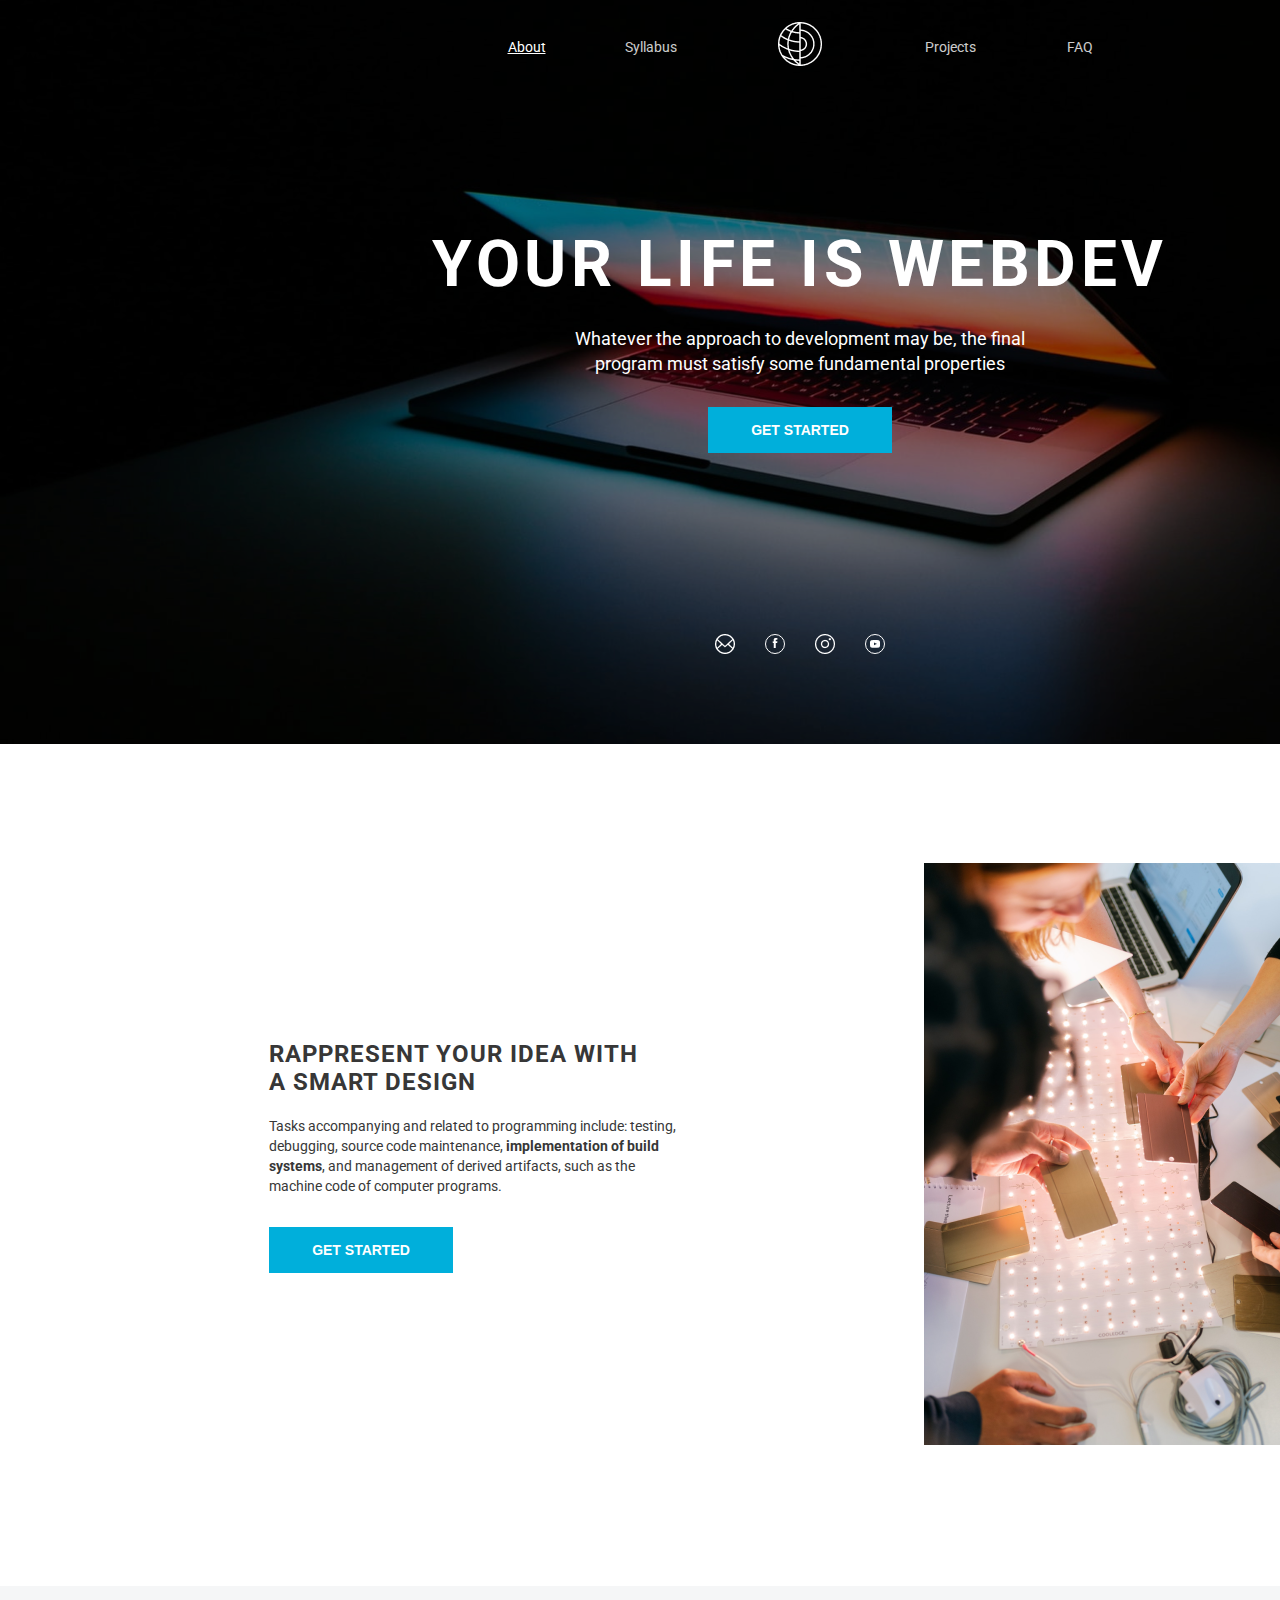
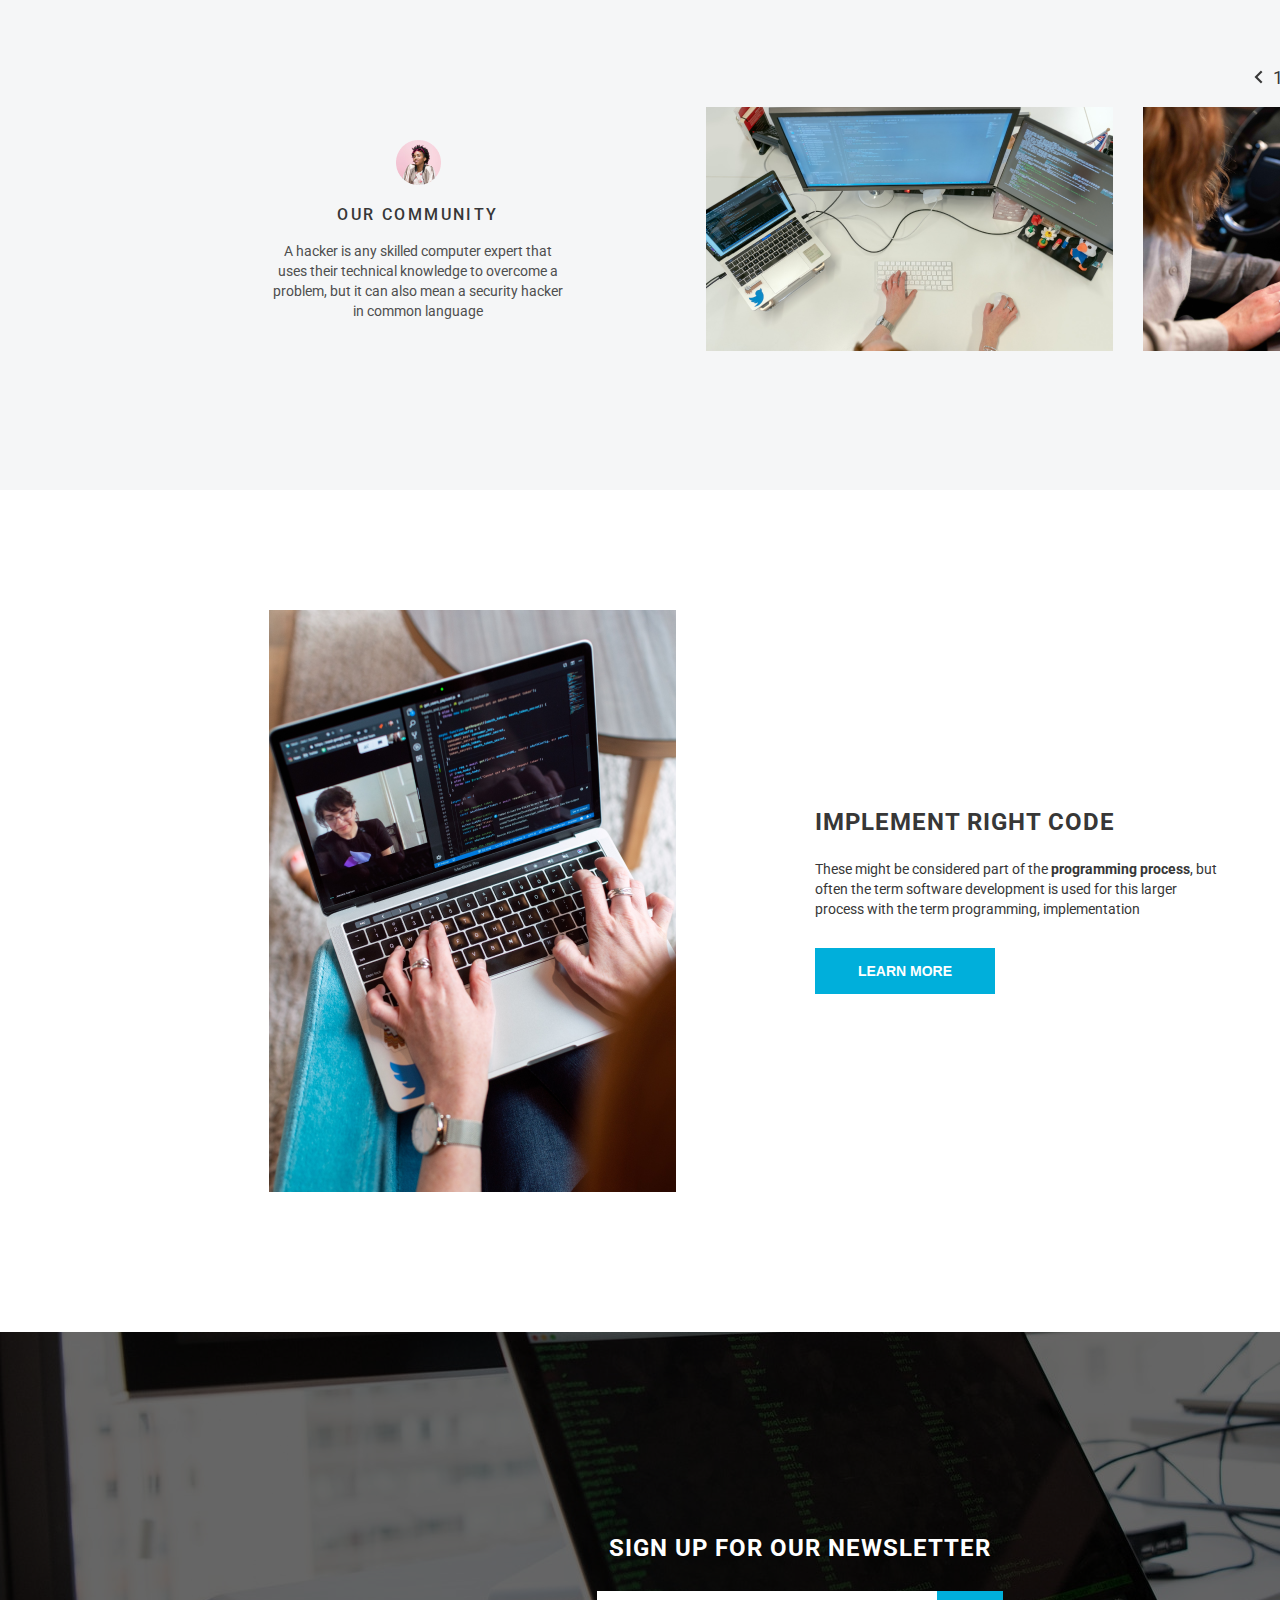
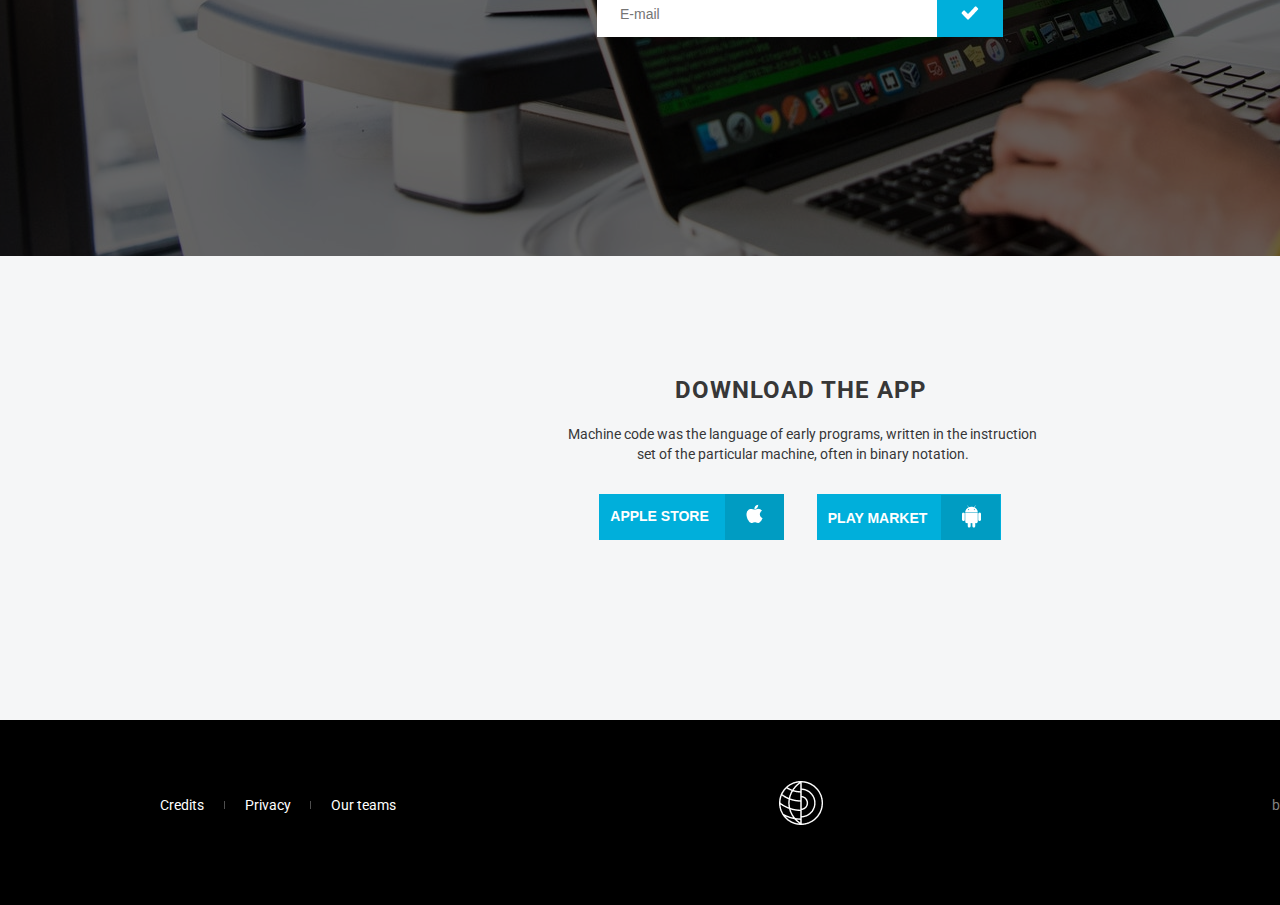
<file: webdev/index.html>
<!DOCTYPE html>
<html lang="en">

<head>
    <meta charset="UTF-8">
    <meta name="viewport" content="width=device-width, initial-scale=1.0">
    <title>Webdev</title>
    <link rel="stylesheet" href="style.css">
    <link href="https://fonts.googleapis.com/css2?family=Roboto&display=swap" rel="stylesheet">
</head>

<body>
    <div class="content-wrapper">
        <div class="background-block_theme_first">
            <header class="header">
                <div class="menu header__menu">
                    <div class="menu__menu-item menu__menu-item_active">About</div>
                    <div class="menu__menu-item">Syllabus</div>
                    <div class="menu__menu-item menu__logo">
                        <img src="./assets/logo.png" alt="logo">
                    </div>
                    <div class="menu__menu-item">Projects</div>
                    <div class="menu__menu-item">FAQ</div>
                </div>
            </header>
            <div class="your-life">
                <h1 class="your-life__h1">Your life is webdev</h1>
                <p class="your-life__p">Whatever the approach to development may be, the final program must satisfy some
                    fundamental properties</p>
                <button class="default-button your-life__default-button">Get started</button>
                <div class="links">
                    <div class="links__link-item">
                        <img src="./assets/mail.png" alt="mail-icon">
                    </div>
                    <div class="links__link-item">
                        <img src="./assets/facebook.png" alt="facebook-icon">
                    </div>
                    <div class="links__link-item">
                        <img src="./assets/insta.png" alt="insta-icon">
                    </div>
                    <div class="links__link-item">
                        <img src="./assets/youtube.png" alt="youtube-icon">
                    </div>
                </div>
            </div>
        </div>
        <div class="rappresent">
            <div class="phrase-with-btn">
                <h2 class="phrase-with-btn__h2">Rappresent your idea with a smart design</h2>
                <p class="phrase-with-btn__p">Tasks accompanying and related to programming include: testing, debugging,
                    source code maintenance, <strong>implementation of build systems</strong>, and management of derived
                    artifacts, such
                    as the machine code of computer programs.</p>
                <button class="default-button rappresent__default-button">Get started</button>
            </div>
            <div class="content-image">
                <img src="./assets/content-image-1.png" alt="content-image-1">
            </div>
        </div>
        <div class="our-community">
            <div class="our-community__description">
                <img src="./assets/community-icon.png" alt="community-icon" class="our-community__icon">
                <h3 class="our-community__h3">Our community</h3>
                <p class="our-community__p">A hacker is any skilled computer expert that uses their technical knowledge
                    to overcome a problem, but it can also mean a security hacker in common language</p>
            </div>
            <div class="our-community__photos-block">
                <div class="our-community__arrows">
                    <img class="our-community__arrow-item" src="./assets/arrow-to-left.png" alt="arrow-to-left">
                    <span class="our-community__arrow-item">1</span>
                    <span class="our-community__arrow-item">/</span>
                    <span class="our-community__arrow-item">5</span>
                    <img class="our-community__arrow-item" src="./assets/arrow-to-right.png" alt="arrow-to-right">
                </div>
                <div class="our-community__photos">
                    <img src="./assets/slider-image-1.png" alt="slider-image-1">
                    <img src="./assets/slider-image-2.png" alt="slider-image-2">
                    <img src="./assets/slider-image-3.png" alt="slider-image-3">
                </div>
            </div>
        </div>
        <div class="implement">
            <div class="content-image">
                <img src="./assets/content-image-2.png" alt="content-image-2">
            </div>
            <div class="phrase-with-btn">
                <h2 class="phrase-with-btn__h2">Implement right Code</h2>
                <p class="phrase-with-btn__p">These might be considered part of the <strong>programming
                        process</strong>, but often the term software development is used for this larger process with
                    the term programming, implementation</p>
                <button class="default-button implement__default-button">Learn more</button>
            </div>
        </div>
        <div class="background-block_theme_second">
            <div class="subscribe">
                <h2 class="subscribe__h2">Sign up for our newsletter</h2>
                <div class="subscribe__form">
                    <input type="email" name="email" id="email" placeholder="E-mail">
                    <button class="check-button">
                        <img src="./assets/fa-check.png" alt="check">
                    </button>
                </div>
            </div>
        </div>
        <div class="download">
            <div class="download__content">
                <h2 class="download__h2">Download the app</h2>
                <p class="download__p">Machine code was the language of early programs, written in the instruction set
                    of
                    the particular machine, often in binary notation.</p>
                <button class="default-button download__default-button apple-button"><span class="apple">Apple store</span>
                    <div class="apple-button__logo">
                        <img src="./assets/apple-icon.png" alt="apple">
                    </div>
                </button>
                <button class="default-button download__default-button"><span> Play market</span>
                    <div class="android-button__logo">
                        <img src="./assets/android-icon.png" alt="android-icon">
                    </div>
                </button>
            </div>
        </div>
        <footer class="footer">
            <div class="footer__menu">
                <div class="footer__menu-item">Credits</div>
                <div class="footer__menu-separator"></div>
                <div class="footer__menu-item">Privacy</div>
                <div class="footer__menu-separator"></div>
                <div class="footer__menu-item">Our teams</div>
            </div>
            <div class="footer__logo">
                <img src="./assets/logo.png" alt="logo">
            </div>
            <div class="footer__text">by TonYem for RSS at 2020</div>
        </footer>
    </div>
</body>

</html>
</file>
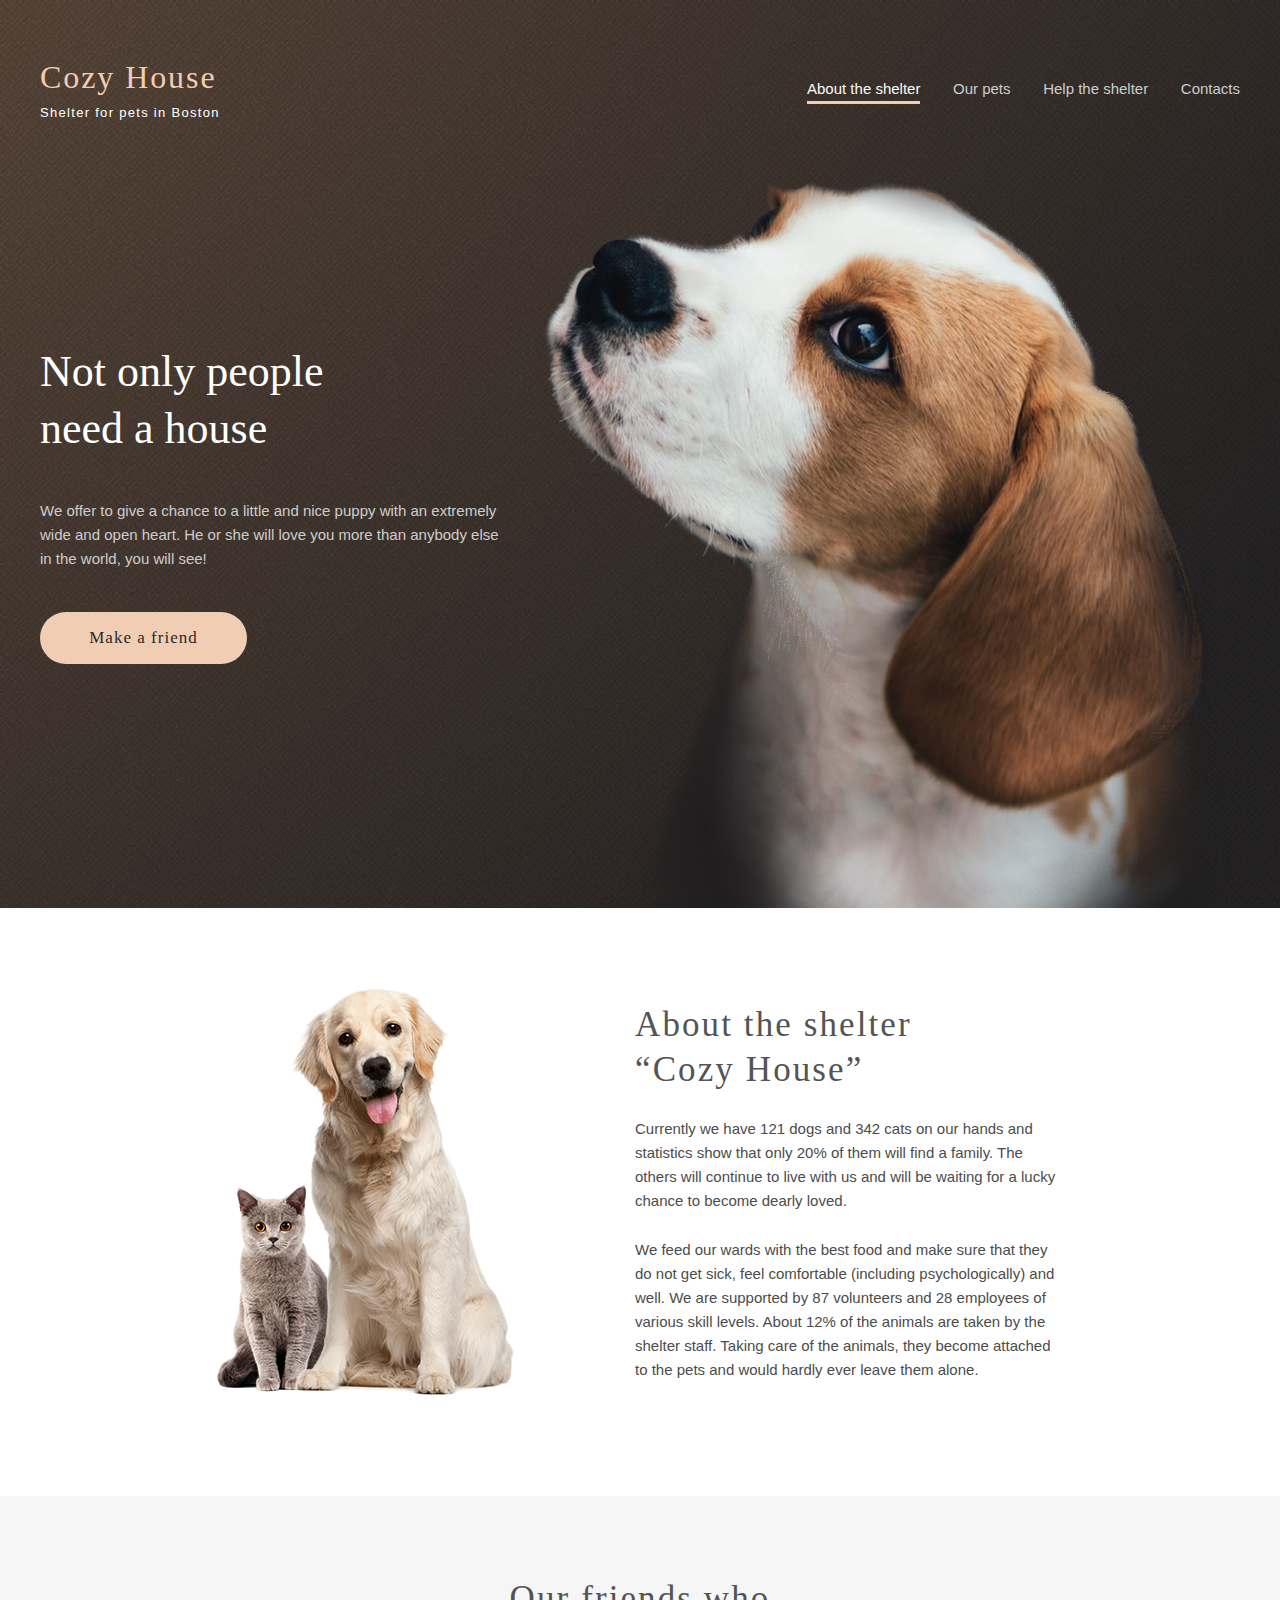
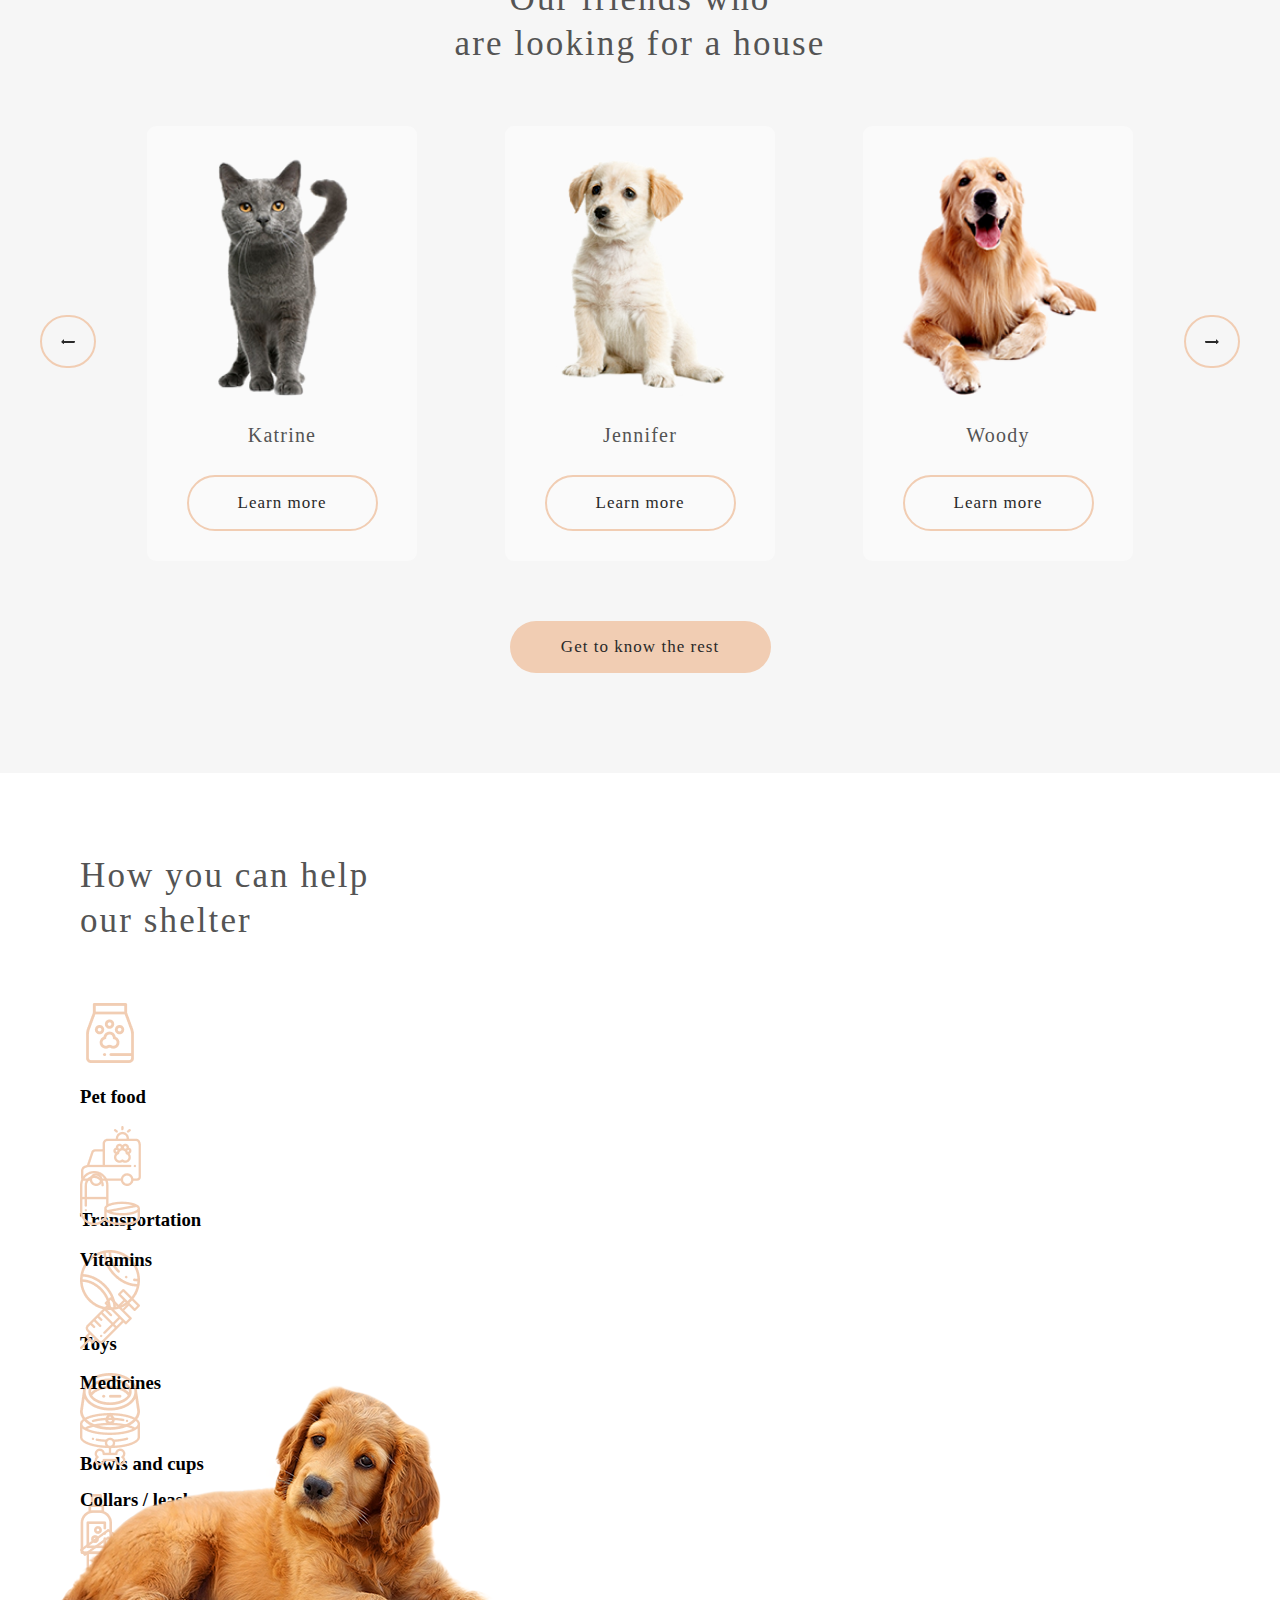
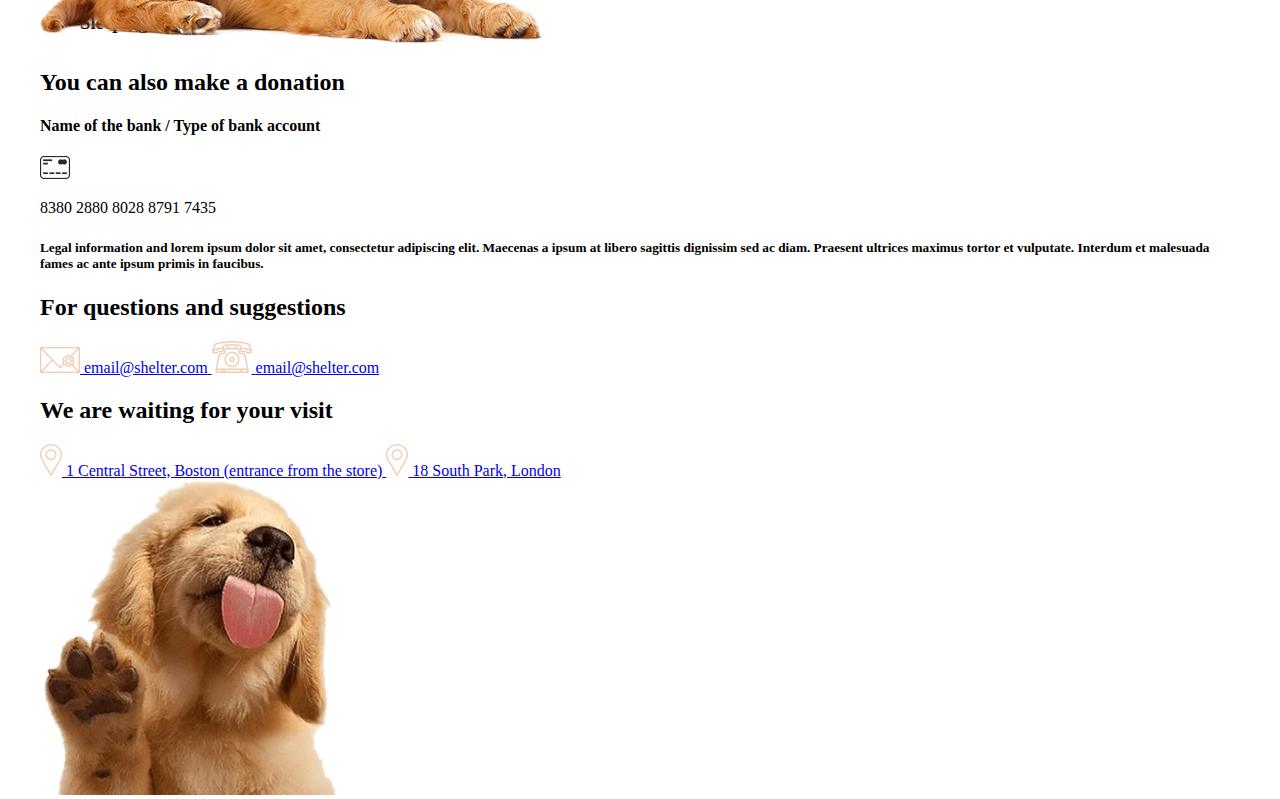
<file: shelter/pages/main/index.html>
<!DOCTYPE html>
<html lang="en">

<head>
    <meta charset="UTF-8">
    <meta name="viewport" content="width=device-width, initial-scale=1.0">
    <title>Main page</title>
    <link rel="stylesheet" href="./styles.css">
</head>

<body>
    <div class="background-wrapper">
        <div class="content-wrapper">
            <header class="header">
                <div class="header__logo">
                    <h1 class="header__h1">Cozy House</h1>
                    <p class="header__p">Shelter for pets in Boston</p>
                </div>
                <nav class="header__menu">
                    <a href="#" class="header__a header__a_active">About the shelter</a>
                    <a href="#" class="header__a">Our pets</a>
                    <a href="#" class="header__a">Help the shelter</a>
                    <a href="#" class="header__a">Contacts</a>
                </nav>
            </header>
            <div class="not-only-block">
                <div class="not-only-block__text-block">
                    <div class="not-only-block__h2">Not only people need a house</div>
                    <div class="not-only-block__p">We offer to give a chance to a little and nice puppy with an
                        extremely wide and open heart. He or she will love you more than anybody else in the world, you
                        will see!</div>
                    <a href="#" class="not-only-block__a">Make a friend</a>
                </div>
                <img src="../../assets/images/start-screen-puppy.png" alt="dog-picture"
                    class="not-only-block__dog-picture">
            </div>
        </div>
    </div>
    <div class="background-wrapper">
        <div class="content-wrapper">
            <div class="about-block">
                <img src="../../assets/images/about-pets.png" alt="about-pets" class="about-block__img">
                <div class="about-block__text-block">
                    <h2 class="about-block__h2">About the shelter “Cozy House”</h2>
                    <p class="about-block__p">Currently we have 121 dogs and 342 cats on our hands and statistics show
                        that only 20% of them will find a family. The others will continue to live with us and will be
                        waiting for a lucky chance to become dearly loved.</p>
                    <p class="about-block__p">We feed our wards with the best food and make sure that they do not get
                        sick, feel comfortable (including psychologically) and well. We are supported by 87 volunteers
                        and 28 employees of various skill levels. About 12% of the animals are taken by the shelter
                        staff. Taking care of the animals, they become attached to the pets and would hardly ever leave
                        them alone.</p>
                </div>
            </div>
        </div>
    </div>
    <div class="background-wrapper">
        <div class="content-wrapper">
            <div class="our-friends-block">
                <h2 class="our-friends-block__h2">Our friends who<br>
                    are looking for a house</h2>
                <div class="pet-cards">
                    <a href="#"><img src="../../assets/icons/arrow-left-icon.png" alt="arrow-left-icon"
                            class="our-friends-block__arrow-left"></a>
                    <div class="pet-card">
                        <div class="pet-card__img"><img src="../../assets/images/katrine-photo.png" alt="katrine-photo">
                        </div>
                        <h3 class="pet-card__h3">Katrine</h3>
                        <a href="#" class="pet-card__a">Learn more</a>
                    </div>
                    <div class="pet-card">
                        <div class="pet-card__img"><img src="../../assets/images/jennifer-photo.png"
                                alt="jennifer-photo">
                        </div>
                        <h3 class="pet-card__h3">Jennifer</h3>
                        <a href="#" class="pet-card__a">Learn more</a>
                    </div>
                    <div class="pet-card">
                        <div class="pet-card__img"><img src="../../assets/images/woody-photo.png" alt="woody-photo">
                        </div>
                        <h3 class="pet-card__h3">Woody</h3>
                        <a href="#" class="pet-card__a">Learn more</a>
                    </div>
                    <a href="#"><img src="../../assets/icons/arrow-right-icon.png" alt="arrow-right-icon"
                            class="our-friends-block__arrow-right"></a>
                </div>
                <a href="#" class="our-friends-block__a">Get to know the rest</a>
            </div>
        </div>
    </div>
    </div>
    <div class="background-wrapper">
        <div class="content-wrapper">
            <div class="help-block">
                <h2 class="help-block__h2">How you can help our shelter</h2>
                <div class="help-list">
                    <div class="help-list__row_first">
                        <div class="help-list__item">
                            <img src="../../assets/icons/icon-pet-food.png" alt="icon-pet-food" class="help-list__icon">
                            <h3 class="help-list__h3">Pet food</h3>
                        </div>
                        <div class="help-list__item">
                            <img src="../../assets/icons/transportation.png" alt="transportation"
                                class="help-list__icon">
                            <h3 class="help-list__h3">Transportation</h3>
                        </div>
                        <div class="help-list__item">
                            <img src="../../assets/icons/toys.png" alt="toys" class="help-list__icon">
                            <h3 class="help-list__h3">Toys</h3>
                        </div>
                        <div class="help-list__item">
                            <img src="../../assets/icons/bowls-and-cups.png" alt="bowls-and-cups"
                                class="help-list__icon">
                            <h3 class="help-list__h3">Bowls and cups</h3>
                        </div>
                        <div class="help-list__item">
                            <img src="../../assets/icons/shampoos.png" alt="shampoos" class="help-list__icon">
                            <h3 class="help-list__h3">Shampoos</h3>
                        </div>
                    </div>
                    <div class="help-list__row_second">
                        <div class="help-list__item">
                            <img src="../../assets/icons/vitamins.png" alt="vitamins" class="help-list__icon">
                            <h3 class="help-list__h3">Vitamins</h3>
                        </div>
                        <div class="help-list__item">
                            <img src="../../assets/icons/medicines.png" alt="medicines" class="help-list__icon">
                            <h3 class="help-list__h3">Medicines</h3>
                        </div>
                        <div class="help-list__item">
                            <img src="../../assets/icons/collars-or-leashes.png" alt="collars-or-leashes"
                                class="help-list__icon">
                            <h3 class="help-list__h3">Collars / leashes</h3>
                        </div>
                        <div class="help-list__item">
                            <img src="../../assets/icons/sleeping-area.png" alt="sleeping-area" class="help-list__icon">
                            <h3 class="help-list__h3">Sleeping areas</h3>
                        </div>
                    </div>
                </div>
            </div>
        </div>
    </div>
    <div class="background-wrapper">
        <div class="content-wrapper">
            <div class="in-addition-block">
                <img src="../../assets/images/donation-dog.png" alt="donation-dog" class="in-addition-block__img">
                <div class="in-addition-block__text-block">
                    <h2 class="in-addition-block__h2">You can also make a donation</h2>
                    <h4 class="in-addition-block__h4">Name of the bank / Type of bank account</h4>
                    <div class="credit-card">
                        <img src="../../assets/icons/credit-card.png" alt="credit-card" class="credit-card__icon">
                        <p class="credit-card__p">8380 2880 8028 8791 7435</p>
                    </div>
                    <h5 class="in-addition-block__h5">Legal information and lorem ipsum dolor sit amet, consectetur
                        adipiscing elit. Maecenas a ipsum at libero sagittis dignissim sed ac diam. Praesent ultrices
                        maximus tortor et vulputate. Interdum et malesuada fames ac ante ipsum primis in faucibus.</h5>
                </div>
            </div>
        </div>
    </div>
    <div class="background-wrapper">
        <div class="content-wrapper">
            <footer class="footer">
                <div class="footer__text-block">
                    <h2 class="footer__h2">For questions and suggestions</h2>
                    <a href="#" class="footer__a">
                        <img src="../../assets/icons/mail.png" alt="mail" class="footer__icon">
                        <span class="footer__span">email@shelter.com</span>
                    </a>
                    <a href="#" class="footer__a">
                        <img src="../../assets/icons/phone.png" alt="phone" class="footer__icon">
                        <span class="footer__span">email@shelter.com</span>
                    </a>
                </div>
                <div class="footer__text-block">
                    <h2 class="footer__h2">We are waiting for your visit</h2>
                    <a href="#" class="footer__a">
                        <img src="../../assets/icons/pin.png" alt="pin" class="footer__icon">
                        <span class="footer__span">1 Central Street, Boston (entrance from the store)</span>
                    </a>
                    <a href="#" class="footer__a">
                        <img src="../../assets/icons//pin.png" alt="pin" class="footer__icon">
                        <span class="footer__span">18 South Park, London </span>
                    </a>
                </div>
                <img src="../../assets/images/footer-puppy.png" alt="footer-puppy" class="footer__img">
            </footer>
        </div>
    </div>
</body>

</html>
</file>
<file: webdev/style.css>
body {
    font-family: 'Roboto', sans-serif;
    margin: 0;
}

.content-wrapper {
    width: 1600px;
    margin: 0 auto;
}

.background-block_theme_first {
    background-image: url('./assets/bg-image.png');
    height: 744px;
    color: #fff;
}

.header__menu {
    height: 95px;
    display: grid;
    grid-template-columns: repeat(5, 1fr);
    align-items: center;
    width: 585px;
}

.header {
    display: flex;
    flex-direction: row;
    justify-content: center;
}

.menu__menu-item {
    font-size: 14px;
    line-height: 140%;
    opacity: 0.8;
}
.menu__menu-item:hover {
    opacity: 1;
    cursor: pointer;
}

.menu__menu-item_active {
    opacity: 1;
    text-decoration: underline;
}
.menu__menu-item_active:hover {
    opacity: 0.8;
}

.menu__logo {
    opacity: 1;
}
.menu__logo:hover {
    cursor: default;
}

.menu__menu-item:first-child,
.menu__menu-item:nth-child(2) {
    justify-self: start;
}

.menu__menu-item:last-child,
.menu__menu-item:nth-child(4) {
    justify-self: end;
}

.menu__menu-item:nth-child(3) {
    justify-self: center;
}

.your-life {
    width: 737px;
    height: 300px;
    margin: 0 auto;
    margin-top: 132px;
    text-align: center;
}

.your-life__h1 {
    text-transform: uppercase;
    letter-spacing: 4.5px;
    font-weight: bold;
    font-size: 64px;
    line-height: 75px;
    margin-top: 0;
    margin-bottom: 24px;
}

.your-life__p {
    height: 50px;
    width: 484px;
    margin: 0 auto;
    text-align: center;
    font-size: 18px;
    margin-bottom: 31px;
    line-height: 25.2px;
}

.default-button {
    height: 46px;
    background-color: #00AFDB;
    text-transform: uppercase;
    font-weight: bold;
    font-size: 14px;
    line-height: 16px;
    width: 184px;
    color: white;
    border: none;
}

.default-button:hover {
    background-color: #009CC2;
    cursor: pointer;
}

.links {
    height: 20px;
    width: 170px;
    display: flex;
    justify-content: space-between;
    margin: 0 auto;
    margin-top: 181px;
}

.links__link-item:nth-child(2n) {
    border: 1.3px solid white;
    box-sizing: border-box;
    width: 20px;
    border-radius: 100%;

}

.links__link-item img {
    padding-bottom: 2px;
}
.links__link-item:hover {
    cursor: pointer;
    opacity: 0.8;
}

.rappresent {
    height: 587px;
    width: 1062px;
    margin: 0 auto;
    display: flex;
    flex-direction: row;
    justify-content: space-between;
    margin-top: 100px;
    margin-bottom: 155px;
}

.phrase-with-btn {
    width: 379px;
    height: 233px;
    margin-top: 176px;
    margin-bottom: 176px;
    color: #373737;
}

.phrase-with-btn__h2 {
    text-transform: uppercase;
    font-weight: bold;
    font-size: 24px;
    line-height: 28px;
    letter-spacing: 1px;
}

.phrase-with-btn__p {
    font-style: normal;
    font-weight: normal;
    font-size: 14px;
    line-height: 20px;
    height: 80px;
    width: 407px;
}

.rappresent__default-button {
    height: 46px;
    margin-top: 17px;
}

.rappresent .content-image {
    margin-top: 19px;
}

.implement {
    height: 587px;
    width: 1062px;
    margin: 0 auto;
    display: flex;
    flex-direction: row;
    justify-content: space-between;
    margin-top: 120px;
    margin-bottom: 135px;
}

.implement .phrase-with-btn {
    width: 404px;
    padding-right: 112px;
}

.implement .phrase-with-btn__p {
    padding-top: 3px;
    margin-bottom: 9px;
}

.implement .phrase-with-btn__h2 {
    padding-top: 2px;
}

.implement__default-button {
    width: 180px;
}

.our-community {
    height: 504px;
    background-color: #F5F6F7;

}

.our-community__description {
    width: 298px;
    height: 175px;
    margin-top: 155px;
    margin-left: 269px;
    margin-bottom: 174px;
    margin-right: 135px;
    display: inline-block;
    text-align: center;
    position: relative;
    bottom: 35.5px
}

.our-community__h3 {
    letter-spacing: 2.4px;
    text-transform: uppercase;
    color: #373737;
    font-weight: 500;
    font-size: 16px;
    line-height: 20px;
}

.our-community__p {
    color: #4E4E4E;
    font-weight: normal;
    font-size: 14px;
    line-height: 20px;
}

.our-community__photos-block {
    display: inline-block;
    width: 894px;
    margin-top: 83px;
}

.our-community__arrows {
    width: 83px;
    height: 18px;
    margin-bottom: 20px;
    color: #373737;
    font-weight: normal;
    font-size: 18px;
    line-height: 18px;
    position: relative;
    left: 548px;
}

.our-community__arrow-item:first-child {
    padding-right: 6px;
}

.our-community__arrow-item:last-child {
    padding-left: 6px;
}

.our-community__arrow-item:first-child:hover,
.our-community__arrow-item:last-child:hover {
    opacity: .5;
    cursor: pointer;
}


.our-community__photos img:first-child,
.our-community__photos img:nth-child(2) {
    margin-right: 26px;
}

.background-block_theme_second {
    background-image: url('./assets/pexels-christina-morillo-1181675\ 1.png');
    height: 524px;
}

.subscribe {
    height: 104px;
    width: 406px;
    margin: 0 auto;
    padding-top: 209px;
    text-align: center;
}

.subscribe__h2 {
    color: #fff;
    font-weight: bold;
    font-size: 24px;
    line-height: 28px;
    letter-spacing: 1px;
    text-transform: uppercase;
    margin-top: -7px;
    margin-bottom: 30px;
}

.subscribe__form {
    width: 406px;
    height: 46px;
    margin-top: -2px;

}

.subscribe__form input {
    height: 46px;
    margin: 0;
    padding: 0;
    border: none;
    width: 317px;
    padding-left: 23px;
    font-style: normal;
    font-weight: normal;
    font-size: 14px;
    line-height: 20px;
    color: #373737;

}

.check-button {
    background-color: #00AFDB;
    height: 46px;
    margin: 0;
    padding: 0;
    border: none;
    width: 66px;
    margin-left: -4px;
    position: relative;
    bottom: -1px;
}

.check-button:hover {
    background-color: #009CC2;
    cursor: pointer;
}


.download {
    background-color: #F5F6F7;
    height: 464px;
}

.download__h2 {
    margin-top: 0;
    height: 28px;
    font-weight: bold;
    font-size: 24px;
    line-height: 28px;
    letter-spacing: 1px;
    text-transform: uppercase;
    color: #373737;
}

.download__p {
    color: #373737;
    width: 480px;
    font-weight: normal;
    font-size: 14px;
    line-height: 20px;
    margin-bottom: 30px;
}

.download__content {
    margin: 0 auto;
    padding-top: 120px;
    width: 475px;
    text-align: center;
}

.download__default-button:hover {
    background-color: #009CC2;
}

.apple-button {
    margin-right: 30px;
}

.download__default-button {
    text-align: center;
    vertical-align: middle;
    
}

.apple-button__logo {
    display: inline-block;
    background-color: #009CC2;
    width: 59px;
    height: 46px;
    position: relative;
    left: 12px;
    bottom: 1px;
}
.android-button__logo {
    width: 59px;
    height: 45px;
    display: inline-block;
    background-color: #009CC2;
    position: relative;
    left: 10px;
}
.android-button__logo img:hover,
.apple-button__logo img:hover {
    opacity: 0.4;
}
.download__default-button img {
    position: relative;
    top: 10px;
}
.default-button span {
    height: 16px;
    position: relative;
    top: 5px;
}
.default-button .apple {
    position: relative;
    top: 6px;
}
.footer {
    background-color: #000000;
    color: white;
    display: flex;
    justify-content: space-between;
    padding-left: 160px;
    padding-right: 160px;
    height: 110px;
    padding-top: 75px;
}

.footer__text {
    color: #818181;
    font-weight: normal;
    font-size: 14px;
    line-height: 20px;
}

.footer__menu {
    width: 236px;
    height: 20px;
    font-weight: normal;
    font-size: 14px;
    line-height: 20px;
    display: flex;
    justify-content: space-between;
}

.footer__menu-separator {
    background-color: #4E4E4E;
    height: 8px;
    width: 1px;
    align-self: center;
}

.footer__logo {
    position: relative;
    bottom: 14px;
    right: 33px;
}
.footer__menu-item:hover {
    cursor: pointer;
    opacity: 0.5;
}

@media screen and (max-width: 401px) {
    body {
        overflow-x: scroll;
    }
}
@-moz-document url-prefix()
{
    .check-button {
        bottom: 0;
    }
}
</file>
<file: shelter/pages/main/styles.css>
body,
html {
    margin: 0;
}

.background-wrapper {
    width: 1280px;
    margin: 0 auto;
}

.content-wrapper {
    width: 1200px;
    margin: 0 auto;
    height: 100%;
}

.background-wrapper:first-child {
    background-image: url(../../assets/images/start-screen-gradient-background.png);
    height: 908px;
}

.header {
    margin: 0 auto;
    width: 100%;
    height: 60px;
    display: flex;
    padding-top: 60px;
    padding-bottom: 60px;
    flex-direction: row;
    justify-content: space-between;
}

.header__logo {
    width: 186px;
    display: flex;
    flex-direction: column;
    justify-content: space-between;
}

.header__h1 {
    font-family: Georgia, 'Times New Roman', Times, serif;
    font-style: normal;
    font-weight: 300;
    font-size: 32px;
    line-height: 35px;
    letter-spacing: 0.06em;
    color: #F1CDB3;
    margin: 0;
}

.header__p {
    font-family: Arial;
    font-style: normal;
    font-weight: normal;
    font-size: 13px;
    line-height: 15px;
    letter-spacing: 0.1em;
    color: #FFFFFF;
    margin: 0;
}

.header__menu {
    width: 433px;
    height: 27px;
    align-self: center;
    display: flex;
    flex-direction: row;
    justify-content: space-between;
}

.header__a {
    font-family: Arial;
    font-style: normal;
    font-weight: normal;
    font-size: 15px;
    line-height: 24px;
    color: #CDCDCD;
    text-decoration: none;
}

.header__a:hover {
    color: #FAFAFA;
}

.header__a_active {
    color: #FAFAFA;
    border-bottom: 3px solid #F1CDB3;
}

.not-only-block {
    width: 100%;
    height: 728px;
    margin: 0;
    display: flex;
    flex-direction: row;
    justify-content: space-between;
}

.not-only-block__text-block {
    width: 460px;
    height: 321px;
    display: flex;
    flex-direction: column;
    justify-content: space-between;
    padding-top: 163px;
}

.not-only-block__dog-picture {
    width: 698px;
    height: 728px;
}

.not-only-block__h2 {
    font-family: Georgia;
    font-style: normal;
    font-weight: normal;
    font-size: 44px;
    line-height: 57px;
    color: #FFFFFF;
    width: 310px;
    height: 114px;
    margin: 0;
}

.not-only-block__p {
    font-family: Arial;
    font-style: normal;
    font-weight: normal;
    font-size: 15px;
    line-height: 24px;
    color: #CDCDCD;
    width: 460px;
    height: 72px;
    margin: 0;
}

.not-only-block__a {
    font-family: Georgia;
    font-style: normal;
    font-weight: normal;
    font-size: 17px;
    line-height: 22px;
    letter-spacing: 0.06em;
    color: #292929;
    text-decoration: none;
    background: #F1CDB3;
    border-radius: 100px;
    width: 207px;
    height: 52px;
    display: flex;
    flex-direction: row;
    justify-content: center;
    align-items: center;
}

.not-only-block__a:hover {
    background: #FDDCC4;
}

.background-wrapper:nth-child(2) {
    background: #FFFFFF;
    height: 588px;
}

.about-block {
    display: grid;
    grid-template-columns: 1fr 1fr;
    column-gap: 120px;
    padding: 80px 175px 100px;
    align-items: center;
}

.about-block__img {
    width: 300px;
    height: 408px;
}

.about-block__text-block {
    width: 430px;
    height: 380px;
    display: flex;
    flex-direction: column;
    justify-content: space-between;
}

.about-block__h2 {
    font-family: Georgia;
    font-style: normal;
    font-weight: normal;
    font-size: 35px;
    line-height: 45px;
    letter-spacing: 0.06em;
    color: #545454;
    margin: 0;
    width: 370px;
    height: 90px;
}

.about-block__p {
    font-family: Arial;
    font-style: normal;
    font-weight: normal;
    font-size: 15px;
    line-height: 24px;
    color: #4C4C4C;
    margin: 0;
}

.background-wrapper:nth-child(3) {
    background: #F6F6F6;
    height: 877px;
}

.our-friends-block {
    height: 697px;
    display: flex;
    flex-direction: column;
    justify-content: space-between;
    align-items: center;
    padding: 80px 0 100px;
}

.our-friends-block__h2 {
    font-family: Georgia;
    font-style: normal;
    font-weight: normal;
    font-size: 35px;
    line-height: 45px;
    letter-spacing: 0.06em;
    color: #545454;
    margin: 0;
    width: 400px;
    height: 90px;
    text-align: center;
}

.pet-cards {
    width: 100%;
    display: flex;
    flex-direction: row;
    justify-content: space-between;
    align-items: center;
}

.pet-card:nth-child(2) {
    margin-right: 37px;
}

.pet-card:nth-child(4) {
    margin-left: 37px;
}

.our-friends-block__arrow-left,
.our-friends-block__arrow-right {
    padding: 21.5px 19px;
    border: 2px solid #F1CDB3;
    border-radius: 100px;
}

.our-friends-block__arrow-left:hover,
.our-friends-block__arrow-right:hover {
    background: #FDDCC4;
    border: 2px solid #FDDCC4;
}

.pet-card {
    width: 270px;
    height: 435px;
    background: #FAFAFA;
    border-radius: 9px;
    display: flex;
    flex-direction: column;
    justify-content: space-between;

}


.pet-card:hover {
    cursor: pointer;
}

.pet-card__img {
    width: 270px;
    height: 270px;
    text-align: center;
}

.pet-card__img img {
    padding-top: 30px;
}

.pet-card__h3 {
    font-family: Georgia;
    font-style: normal;
    font-weight: normal;
    font-size: 20px;
    line-height: 23px;
    letter-spacing: 0.06em;
    color: #545454;
    margin: 0;
    text-align: center;
}

.pet-card__a {
    font-family: Georgia;
    font-style: normal;
    font-weight: normal;
    font-size: 17px;
    line-height: 22px;
    letter-spacing: 0.06em;
    color: #292929;
    text-decoration: none;
    border-radius: 100px;
    width: 187px;
    height: 52px;
    display: flex;
    flex-direction: row;
    justify-content: center;
    align-items: center;
    border: 2px solid #F1CDB3;
    margin-bottom: 30px;
    align-self: center;
}

.pet-card__a:hover {
    background: #FDDCC4;
    border: 2px solid #FDDCC4;
}

.our-friends-block__a {
    font-family: Georgia;
    font-style: normal;
    font-weight: normal;
    font-size: 17px;
    line-height: 22px;
    letter-spacing: 0.06em;
    color: #292929;
    text-decoration: none;
    background: #F1CDB3;
    border-radius: 100px;
    width: 261px;
    height: 52px;
    display: flex;
    flex-direction: row;
    justify-content: center;
    align-items: center;
}

.our-friends-block__a:hover {
    background: #FDDCC4;
}


.background-wrapper:nth-child(4) {
    background: #FFFFFF;
    height: 611px;
}

.help-block {
    height: 431px;
    padding: 80px 40px 100px;
}

.help-block__h2 {
    width: 310px;
    height: 90px;
    font-family: Georgia;
    font-style: normal;
    font-weight: normal;
    font-size: 35px;
    line-height: 45px;
    letter-spacing: 0.06em;
    color: #545454;
    margin: 0;
    padding: 0;
    margin-bottom: 60px;
}

.help-list {
    height: 281px;
    display: grid;
    grid-template-rows: 113px 113px;
    row-gap: 55px;
}
.help-list__row_first {
    display: grid;
    grid-template-columns: repeat(auto-fill, 1fr);
    column-gap: 120px;
}
.help-list__row_second {
    display: grid;
    grid-template-columns: repeat(auto-fill, 1fr);
    column-gap: 120px;
}


.help-list__item {

}
</file>
